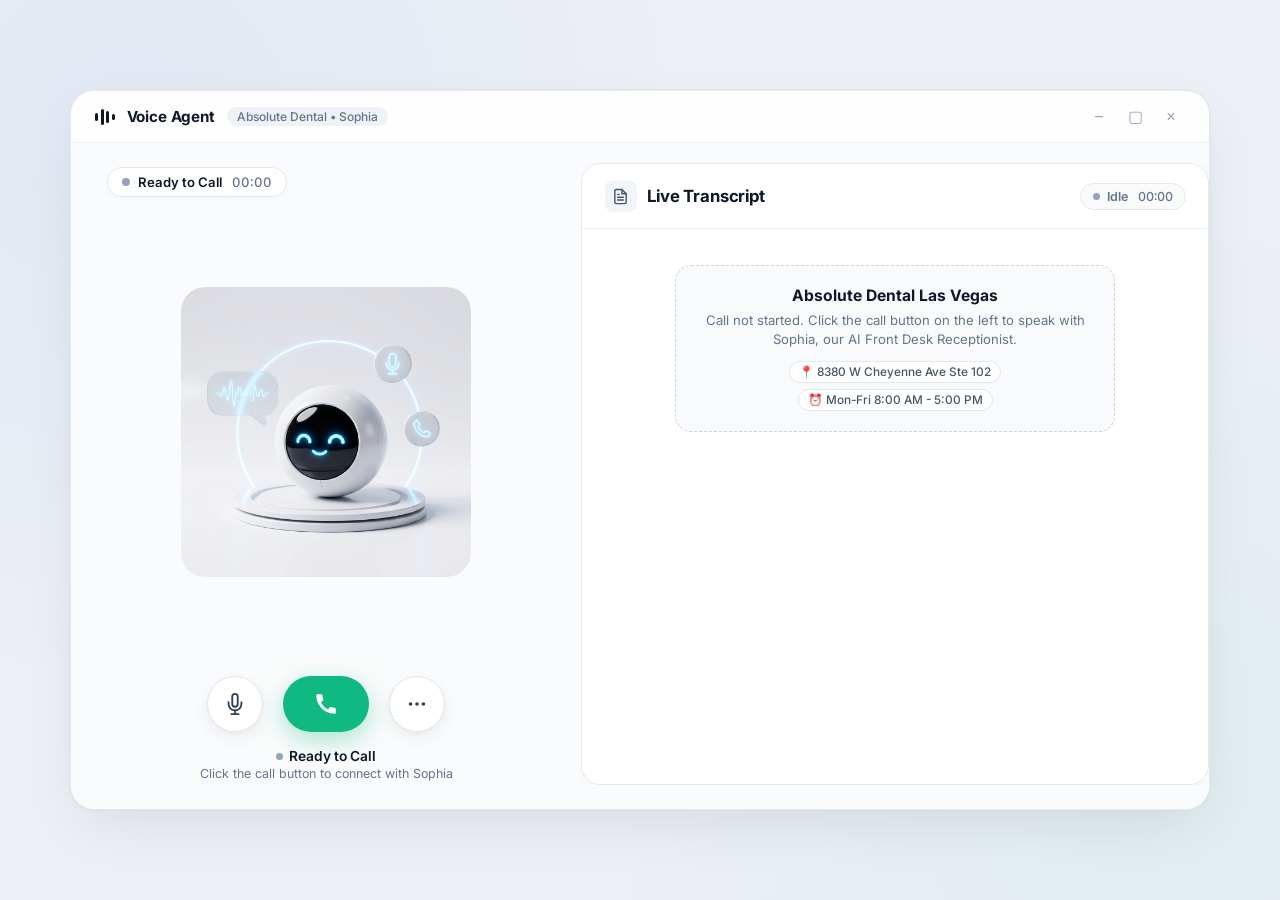
<file: frontend/index.html>
<!DOCTYPE html>
<html lang="en">
<head>
  <meta charset="UTF-8">
  <meta name="viewport" content="width=device-width, initial-scale=1.0">
  <title>Voice Agent - Absolute Dental Las Vegas</title>
  <link rel="preconnect" href="https://fonts.googleapis.com">
  <link rel="preconnect" href="https://fonts.gstatic.com" crossorigin>
  <link href="https://fonts.googleapis.com/css2?family=Inter:wght@400;500;600;700&display=swap" rel="stylesheet">
  <style>
    /* ==========================================================================
       CareVoice AI - Embedded Minimalist Design (Guarantees Instant Rendering)
       ========================================================================== */
    :root {
      --page-bg: #ECEFF4;
      --window-bg: #FAFBFC;
      --card-bg: #FFFFFF;
      --text-main: #0F172A;
      --text-muted: #64748B;
      --text-light: #94A3B8;
      --border-light: #E2E8F0;
      --border-subtle: #EDF2F7;
      
      --primary-blue: #3B82F6;
      --primary-blue-bg: #EEF2FF;
      --bubble-ai: #F1F4F9;
      --bubble-user: #EAF1FB;
      
      --call-red: #FF4D4F;
      --call-red-hover: #F53B3E;
      --call-red-shadow: rgba(255, 77, 79, 0.35);
      
      --call-green: #10B981;
      --call-green-hover: #059669;
      --call-green-shadow: rgba(16, 185, 129, 0.35);
      
      --success: #10B981;
      --danger: #EF4444;
      --font-family: 'Inter', -apple-system, BlinkMacSystemFont, 'Segoe UI', Roboto, sans-serif;
    }

    * {
      margin: 0;
      padding: 0;
      box-sizing: border-box;
    }

    body {
      font-family: var(--font-family);
      background-color: var(--page-bg);
      color: var(--text-main);
      min-height: 100vh;
      display: flex;
      align-items: center;
      justify-content: center;
      padding: 1rem;
      background-image: 
        radial-gradient(circle at 10% 15%, rgba(59, 130, 246, 0.06) 0%, transparent 40%),
        radial-gradient(circle at 90% 85%, rgba(16, 185, 129, 0.05) 0%, transparent 40%);
    }

    /* Outer Window Container */
    .window-frame {
      width: 100%;
      max-width: 1140px;
      height: 720px;
      max-height: 90vh;
      background: var(--window-bg);
      border-radius: 24px;
      border: 1px solid var(--border-light);
      box-shadow: 0 20px 60px -15px rgba(15, 23, 42, 0.1), 0 0 1px 1px rgba(226, 232, 240, 0.8);
      display: flex;
      flex-direction: column;
      overflow: hidden;
      position: relative;
    }

    /* Window Titlebar */
    .window-titlebar {
      height: 52px;
      min-height: 52px;
      padding: 0 1.5rem;
      display: flex;
      align-items: center;
      justify-content: space-between;
      border-bottom: 1px solid var(--border-subtle);
      background: rgba(255, 255, 255, 0.7);
      backdrop-filter: blur(8px);
    }

    .titlebar-left {
      display: flex;
      align-items: center;
      gap: 0.75rem;
    }

    .soundwave-logo {
      display: flex;
      align-items: center;
      gap: 2.5px;
      height: 18px;
    }

    .soundwave-logo .bar {
      width: 3px;
      background: #0F172A;
      border-radius: 4px;
      display: inline-block;
      animation: waveBar 1.2s ease-in-out infinite alternate;
    }

    .soundwave-logo .bar-1 { height: 8px; animation-delay: 0.1s; }
    .soundwave-logo .bar-2 { height: 16px; animation-delay: 0.3s; }
    .soundwave-logo .bar-3 { height: 12px; animation-delay: 0.2s; }
    .soundwave-logo .bar-4 { height: 6px; animation-delay: 0.4s; }

    @keyframes waveBar {
      0% { transform: scaleY(0.7); }
      100% { transform: scaleY(1.3); }
    }

    .app-title {
      font-size: 0.95rem;
      font-weight: 700;
      color: var(--text-main);
      letter-spacing: -0.01em;
    }

    .clinic-subtag {
      font-size: 0.75rem;
      font-weight: 500;
      color: var(--text-muted);
      background: #EEF2F6;
      padding: 2px 10px;
      border-radius: 9999px;
    }

    .titlebar-right {
      display: flex;
      align-items: center;
      gap: 0.5rem;
    }

    .win-btn {
      background: transparent;
      border: none;
      color: var(--text-light);
      width: 28px;
      height: 28px;
      border-radius: 6px;
      display: flex;
      align-items: center;
      justify-content: center;
      font-size: 1rem;
      cursor: pointer;
      transition: all 0.15s ease;
    }

    .win-btn:hover {
      background: #E2E8F0;
      color: var(--text-main);
    }

    /* Error Banner */
    .error-banner {
      background: #FEF2F2;
      border-bottom: 1px solid #FCA5A5;
      color: #B91C1C;
      padding: 0.5rem 1.5rem;
      font-size: 0.82rem;
      display: flex;
      align-items: center;
      gap: 0.5rem;
    }

    .error-text {
      flex: 1;
      font-weight: 500;
    }

    .dismiss-btn {
      background: transparent;
      border: none;
      color: #B91C1C;
      font-size: 1.2rem;
      cursor: pointer;
    }

    /* Main Content Area: 2 Columns */
    .agent-main-container {
      display: grid;
      grid-template-columns: 42% 58%;
      flex: 1;
      padding: 1.25rem 1.75rem 1.5rem 1.75rem;
      gap: 1.75rem;
      height: calc(100% - 52px);
      overflow: hidden;
    }

    @media (max-width: 900px) {
      .window-frame { height: auto; max-height: none; }
      .agent-main-container {
        grid-template-columns: 1fr;
        height: auto;
        overflow: visible;
      }
    }

    /* ==========================================================================
       LEFT COLUMN: 3D Robot & Call Controls
       ========================================================================== */
    .left-agent-panel {
      display: flex;
      flex-direction: column;
      align-items: center;
      justify-content: space-between;
      height: 100%;
      padding: 0.25rem 0.5rem;
    }

    /* Top Live Call Status Pill */
    .live-call-status-pill {
      align-self: flex-start;
      display: inline-flex;
      align-items: center;
      gap: 0.5rem;
      background: #FFFFFF;
      border: 1px solid var(--border-light);
      padding: 6px 14px;
      border-radius: 9999px;
      font-size: 0.82rem;
      font-weight: 600;
      color: var(--text-main);
      box-shadow: 0 2px 6px rgba(15, 23, 42, 0.03);
    }

    .status-pulse-dot {
      width: 8px;
      height: 8px;
      border-radius: 50%;
      background: var(--text-light);
      transition: all 0.3s ease;
    }

    .status-pulse-dot.active {
      background: var(--success);
      box-shadow: 0 0 0 3px rgba(16, 185, 129, 0.2);
      animation: pulseGreen 2s infinite;
    }

    @keyframes pulseGreen {
      0% { transform: scale(0.95); box-shadow: 0 0 0 0 rgba(16, 185, 129, 0.6); }
      70% { transform: scale(1.05); box-shadow: 0 0 0 6px rgba(16, 185, 129, 0); }
      100% { transform: scale(0.95); box-shadow: 0 0 0 0 rgba(16, 185, 129, 0); }
    }

    .call-timer-display {
      font-variant-numeric: tabular-nums;
      color: var(--text-muted);
      font-weight: 500;
      margin-left: 2px;
    }

    /* Center 3D Robot Visualizer */
    .robot-visualizer-container {
      position: relative;
      width: 290px;
      height: 290px;
      max-width: 100%;
      display: flex;
      align-items: center;
      justify-content: center;
      margin: auto 0;
    }

    .robot-card-wrapper {
      width: 100%;
      height: 100%;
      border-radius: 24px;
      overflow: hidden;
      display: flex;
      align-items: center;
      justify-content: center;
      position: relative;
      z-index: 2;
      animation: floatRobot 4s ease-in-out infinite alternate;
    }

    @keyframes floatRobot {
      0% { transform: translateY(0px); }
      100% { transform: translateY(-7px); }
    }

    .robot-avatar-image {
      width: 100% !important;
      height: 100% !important;
      max-width: 290px !important;
      max-height: 290px !important;
      object-fit: cover !important;
      border-radius: 24px;
      display: block;
      user-select: none;
      -webkit-user-drag: none;
    }

    /* Glowing Aura Behind Robot when Sophia Speaks */
    .robot-glow-aura {
      position: absolute;
      top: 50%;
      left: 50%;
      width: 90%;
      height: 90%;
      transform: translate(-50%, -50%);
      background: radial-gradient(circle, rgba(59, 130, 246, 0.3) 0%, rgba(147, 197, 253, 0.15) 50%, transparent 70%);
      border-radius: 50%;
      z-index: 1;
      opacity: 0;
      pointer-events: none;
      transition: opacity 0.3s ease;
    }

    .robot-glow-aura.speaking {
      opacity: 1;
      animation: auraPulse 1.8s infinite alternate ease-in-out;
    }

    @keyframes auraPulse {
      0% { transform: translate(-50%, -50%) scale(0.95); opacity: 0.6; }
      100% { transform: translate(-50%, -50%) scale(1.15); opacity: 0.95; }
    }

    /* Bottom Call Controls Row */
    .call-controls-row {
      display: flex;
      align-items: center;
      justify-content: center;
      gap: 1.25rem;
      width: 100%;
      margin-top: 0.5rem;
    }

    .ctrl-btn {
      background: #FFFFFF;
      border: 1px solid var(--border-light);
      cursor: pointer;
      display: flex;
      align-items: center;
      justify-content: center;
      box-shadow: 0 6px 18px rgba(15, 23, 42, 0.06), 0 2px 4px rgba(15, 23, 42, 0.03);
      transition: all 0.2s cubic-bezier(0.16, 1, 0.3, 1);
      color: var(--text-main);
      outline: none;
    }

    .ctrl-btn:hover {
      transform: translateY(-2px);
      box-shadow: 0 10px 24px rgba(15, 23, 42, 0.09);
    }

    .ctrl-btn:active {
      transform: translateY(0);
    }

    .ctrl-btn.circle-btn {
      width: 56px;
      height: 56px;
      border-radius: 50%;
    }

    .ctrl-svg {
      width: 22px;
      height: 22px;
      color: #334155;
    }

    /* Mic Button States */
    #mic-toggle-btn.mic-active {
      border-color: rgba(16, 185, 129, 0.4);
      background: #F0FDF4;
    }

    #mic-toggle-btn.mic-active .ctrl-svg {
      color: var(--success);
    }

    #mic-toggle-btn.mic-speaking {
      border-color: rgba(16, 185, 129, 0.8);
      box-shadow: 0 0 0 4px rgba(16, 185, 129, 0.25), 0 6px 18px rgba(15, 23, 42, 0.06);
    }

    #mic-toggle-btn.mic-muted {
      background: #FEF2F2;
      border-color: rgba(239, 68, 68, 0.3);
    }

    #mic-toggle-btn.mic-muted .ctrl-svg {
      color: var(--danger);
    }

    /* Main Call Action Pill Button */
    .call-action-pill {
      width: 86px;
      height: 56px;
      border-radius: 28px;
      border: none;
    }

    /* Call Inactive: Friendly Green Start Call */
    .call-action-pill.call-idle {
      background: var(--call-green);
      color: #FFFFFF;
      box-shadow: 0 8px 24px var(--call-green-shadow);
    }

    .call-action-pill.call-idle:hover {
      background: var(--call-green-hover);
    }

    /* Call Active: Vibrant Coral Red End Call (matches user screenshot) */
    .call-action-pill.call-active {
      background: var(--call-red);
      color: #FFFFFF;
      box-shadow: 0 8px 24px var(--call-red-shadow);
    }

    .call-action-pill.call-active:hover {
      background: var(--call-red-hover);
    }

    .call-svg {
      width: 26px;
      height: 26px;
      transition: transform 0.3s ease;
    }

    .call-action-pill.call-active .call-svg {
      transform: rotate(135deg); /* Turns phone into hang-up icon */
    }

    /* Call Status Caption Under Controls */
    .call-status-caption {
      text-align: center;
      margin-top: 0.75rem;
    }

    .caption-state {
      display: inline-flex;
      align-items: center;
      gap: 0.4rem;
      font-size: 0.86rem;
      font-weight: 600;
      color: var(--text-main);
    }

    .sub-dot {
      width: 7px;
      height: 7px;
      border-radius: 50%;
      background: var(--text-light);
    }

    .sub-dot.active {
      background: var(--success);
    }

    .caption-desc {
      font-size: 0.78rem;
      color: var(--text-muted);
      margin-top: 2px;
    }

    /* ==========================================================================
       RIGHT COLUMN: Live Transcript Card
       ========================================================================== */
    .right-transcript-panel {
      display: flex;
      flex-direction: column;
      height: 100%;
      overflow: hidden;
    }

    .transcript-card {
      background: var(--card-bg);
      border: 1px solid var(--border-light);
      border-radius: 20px;
      box-shadow: 0 8px 24px rgba(15, 23, 42, 0.03);
      display: flex;
      flex-direction: column;
      height: 100%;
      overflow: hidden;
    }

    /* Transcript Card Header */
    .transcript-header {
      padding: 1rem 1.4rem;
      border-bottom: 1px solid var(--border-subtle);
      display: flex;
      align-items: center;
      justify-content: space-between;
      background: #FFFFFF;
      min-height: 56px;
    }

    .transcript-title-group {
      display: flex;
      align-items: center;
      gap: 0.65rem;
    }

    .doc-icon-badge {
      width: 32px;
      height: 32px;
      border-radius: 8px;
      background: #F1F5F9;
      display: flex;
      align-items: center;
      justify-content: center;
      color: #475569;
    }

    .doc-icon-badge svg {
      width: 17px;
      height: 17px;
    }

    .transcript-title {
      font-size: 1.05rem;
      font-weight: 700;
      color: var(--text-main);
      letter-spacing: -0.01em;
    }

    /* Recording Status Pill */
    .recording-pill {
      display: inline-flex;
      align-items: center;
      gap: 0.45rem;
      background: #F8FAFC;
      border: 1px solid var(--border-light);
      padding: 5px 12px;
      border-radius: 9999px;
      font-size: 0.78rem;
      font-weight: 600;
      color: var(--text-muted);
    }

    .rec-dot {
      width: 7px;
      height: 7px;
      border-radius: 50%;
      background: var(--text-light);
    }

    .recording-pill.active .rec-dot {
      background: var(--success);
      animation: pulseGreen 1.8s infinite;
    }

    .recording-pill.active {
      color: var(--text-main);
    }

    /* Transcript Body (Scrollable Chat Area) */
    .transcript-body {
      flex: 1;
      padding: 1.25rem 1.4rem;
      overflow-y: auto;
      display: flex;
      flex-direction: column;
      gap: 1.25rem;
      scroll-behavior: smooth;
      background: #FFFFFF;
    }

    .transcript-body::-webkit-scrollbar {
      width: 6px;
    }

    .transcript-body::-webkit-scrollbar-track {
      background: transparent;
    }

    .transcript-body::-webkit-scrollbar-thumb {
      background: #E2E8F0;
      border-radius: 4px;
    }

    /* Welcome System Intro Box */
    .transcript-system-msg {
      padding: 1rem 0;
      display: flex;
      justify-content: center;
    }

    .clinic-intro-card {
      background: #F8FAFC;
      border: 1px dashed #CBD5E1;
      border-radius: 16px;
      padding: 1.25rem 1.5rem;
      text-align: center;
      max-width: 440px;
    }

    .clinic-intro-card h3 {
      font-size: 0.98rem;
      font-weight: 700;
      color: var(--text-main);
      margin-bottom: 0.35rem;
    }

    .clinic-intro-card p {
      font-size: 0.82rem;
      color: var(--text-muted);
      line-height: 1.45;
      margin-bottom: 0.75rem;
    }

    .clinic-info-chips {
      display: flex;
      flex-wrap: wrap;
      gap: 0.4rem;
      justify-content: center;
    }

    .clinic-info-chips span {
      background: #FFFFFF;
      border: 1px solid var(--border-light);
      font-size: 0.74rem;
      font-weight: 500;
      color: #475569;
      padding: 3px 9px;
      border-radius: 9999px;
    }

    /* ==========================================================================
       Chat Messages: AI (Sophia) & User (You)
       ========================================================================== */
    .msg-wrapper {
      display: flex;
      flex-direction: column;
      width: 100%;
      animation: fadeInMsg 0.25s cubic-bezier(0.16, 1, 0.3, 1);
    }

    @keyframes fadeInMsg {
      from { opacity: 0; transform: translateY(6px); }
      to { opacity: 1; transform: translateY(0); }
    }

    .msg-meta {
      display: flex;
      align-items: center;
      justify-content: space-between;
      margin-bottom: 0.4rem;
    }

    .msg-author-info {
      display: flex;
      align-items: center;
      gap: 0.45rem;
    }

    .msg-author-name {
      font-size: 0.82rem;
      font-weight: 600;
      color: #334155;
    }

    .msg-timestamp {
      font-size: 0.74rem;
      color: var(--text-light);
      font-variant-numeric: tabular-nums;
    }

    /* AI Message Styling */
    .msg-wrapper.assistant {
      align-items: flex-start;
    }

    .ai-avatar {
      width: 24px;
      height: 24px;
      border-radius: 50%;
      background: var(--primary-blue-bg);
      color: var(--primary-blue);
      display: flex;
      align-items: center;
      justify-content: center;
      font-size: 0.75rem;
      font-weight: 700;
    }

    .msg-bubble.assistant-bubble {
      background: var(--bubble-ai);
      color: var(--text-main);
      padding: 13px 18px;
      border-radius: 18px;
      border-top-left-radius: 4px;
      font-size: 0.88rem;
      line-height: 1.55;
      max-width: 85%;
      word-break: break-word;
    }

    /* User Message Styling (Right Aligned) */
    .msg-wrapper.user {
      align-items: flex-end;
    }

    .msg-meta.user-meta {
      width: 100%;
      justify-content: flex-end;
      gap: 0.6rem;
    }

    .user-avatar {
      width: 24px;
      height: 24px;
      border-radius: 50%;
      background: #334155;
      color: #FFFFFF;
      display: flex;
      align-items: center;
      justify-content: center;
      font-size: 0.72rem;
    }

    .msg-bubble.user-bubble {
      background: var(--bubble-user);
      color: var(--text-main);
      padding: 13px 18px;
      border-radius: 18px;
      border-top-right-radius: 4px;
      font-size: 0.88rem;
      line-height: 1.55;
      max-width: 85%;
      word-break: break-word;
    }

    /* ==========================================================================
       Retell-Style Tool Call Execution Badges & Drawers (Matching Retell Reference)
       ========================================================================== */
    .retell-tool-event {
      margin: 0.35rem 0;
      width: 100%;
      max-width: 90%;
      animation: fadeInMsg 0.2s ease;
      font-family: var(--font-family);
    }

    .retell-tool-header {
      display: inline-flex;
      align-items: center;
      gap: 0.45rem;
      padding: 4px 8px;
      border-radius: 8px;
      cursor: pointer;
      user-select: none;
      transition: background-color 0.15s ease, opacity 0.15s ease;
      font-size: 0.84rem;
      line-height: 1.4;
    }

    .retell-tool-header:hover {
      background-color: rgba(15, 23, 42, 0.05);
    }

    .retell-wrench-icon {
      font-size: 0.88rem;
      display: inline-flex;
      align-items: center;
      justify-content: center;
      color: #64748B;
    }

    .retell-wrench-icon.wrench-success {
      color: #10B981;
    }

    .retell-wrench-icon.wrench-fail {
      color: #EF4444;
    }

    .retell-tool-text {
      font-size: 0.84rem;
      font-weight: 500;
      color: #475569;
    }

    .retell-tool-text.text-success {
      color: #059669;
      font-weight: 600;
    }

    .retell-tool-text.text-fail {
      color: #DC2626;
      font-weight: 600;
    }

    .tool-name-code {
      font-family: ui-monospace, SFMono-Regular, Menlo, Monaco, Consolas, monospace;
      color: #1E293B;
      font-weight: 600;
    }

    .retell-chevron {
      font-size: 0.85rem;
      color: #94A3B8;
      font-weight: 600;
      margin-left: 2px;
      transition: transform 0.15s ease;
    }

    .retell-chevron.open {
      color: #64748B;
    }

    .retell-tool-text.text-success + .retell-chevron {
      color: #059669;
    }

    .retell-tool-text.text-fail + .retell-chevron {
      color: #DC2626;
    }

    .retell-tool-drawer {
      margin: 0.35rem 0 0.5rem 1.4rem;
      background: #F8FAFC;
      border: 1px solid #E2E8F0;
      border-radius: 10px;
      padding: 9px 12px;
      font-size: 0.76rem;
      box-shadow: 0 1px 3px rgba(15, 23, 42, 0.04);
      animation: fadeInMsg 0.15s ease;
    }

    .retell-field {
      margin-bottom: 4px;
      font-family: ui-monospace, SFMono-Regular, Menlo, Monaco, Consolas, monospace;
      font-size: 0.74rem;
      color: #64748B;
    }

    .retell-field-label {
      font-weight: 600;
      color: #475569;
    }

    .retell-field-val {
      color: #0F172A;
      font-weight: 600;
    }

    .retell-code-box {
      margin-top: 4px;
      padding: 7px 10px;
      background: #FFFFFF;
      border: 1px solid #CBD5E1;
      border-radius: 6px;
      font-family: ui-monospace, SFMono-Regular, Menlo, Monaco, Consolas, monospace;
      font-size: 0.73rem;
      line-height: 1.45;
      color: #0F172A;
      overflow-x: auto;
      max-height: 200px;
      white-space: pre-wrap;
      word-break: break-all;
    }

    /* Partial Live Speech Preview */
    .partial-live-preview {
      padding: 10px 14px;
      background: #F8FAFC;
      border-top: 1px solid var(--border-subtle);
      display: flex;
      flex-direction: column;
      gap: 3px;
      animation: fadeInMsg 0.2s ease;
    }

    .partial-speaker-tag {
      display: flex;
      align-items: center;
      gap: 0.4rem;
      font-size: 0.74rem;
      font-weight: 600;
      color: var(--primary-blue);
    }

    .pulse-wave-icon {
      width: 6px;
      height: 6px;
      border-radius: 50%;
      background: var(--primary-blue);
      animation: pulseGreen 1.5s infinite;
    }

    .partial-live-text {
      font-size: 0.84rem;
      color: var(--text-muted);
      font-style: italic;
    }

    /* Options Modal */
    .options-modal {
      position: absolute;
      top: 0;
      left: 0;
      width: 100%;
      height: 100%;
      background: rgba(15, 23, 42, 0.35);
      backdrop-filter: blur(4px);
      z-index: 100;
      display: flex;
      align-items: center;
      justify-content: center;
      animation: fadeInMsg 0.2s ease;
    }

    .options-modal-content {
      background: #FFFFFF;
      border-radius: 20px;
      width: 90%;
      max-width: 380px;
      box-shadow: 0 20px 50px rgba(0, 0, 0, 0.15);
      overflow: hidden;
      border: 1px solid var(--border-light);
    }

    .options-header {
      padding: 1rem 1.25rem;
      border-bottom: 1px solid var(--border-subtle);
      display: flex;
      align-items: center;
      justify-content: space-between;
    }

    .options-header h4 {
      font-size: 0.95rem;
      font-weight: 700;
      color: var(--text-main);
    }

    .close-modal-btn {
      background: transparent;
      border: none;
      font-size: 1.25rem;
      color: var(--text-muted);
      cursor: pointer;
    }

    .options-body {
      padding: 1.25rem;
      display: flex;
      flex-direction: column;
      gap: 1rem;
    }

    .modal-action-btn {
      width: 100%;
      padding: 10px 14px;
      border-radius: 10px;
      border: 1px solid var(--border-light);
      background: #F8FAFC;
      font-size: 0.85rem;
      font-weight: 600;
      color: var(--text-main);
      cursor: pointer;
      display: flex;
      align-items: center;
      justify-content: center;
      gap: 0.5rem;
      transition: all 0.15s ease;
    }

    .modal-action-btn:hover {
      background: #F1F5F9;
      border-color: #CBD5E1;
    }

    .clinic-info-block {
      font-size: 0.78rem;
      color: var(--text-muted);
      line-height: 1.5;
      background: #F8FAFC;
      padding: 10px 12px;
      border-radius: 10px;
      border: 1px solid var(--border-subtle);
    }

    .clinic-info-block strong {
      color: var(--text-main);
    }

    .tech-stack-tag {
      margin-top: 6px;
      font-size: 0.72rem;
      color: var(--primary-blue);
      font-weight: 500;
    }
  </style>
</head>
<body>
  <!-- App Outer Window Container -->
  <div class="window-frame">
    
    <!-- Window Title Bar -->
    <header class="window-titlebar">
      <div class="titlebar-left">
        <div class="soundwave-logo">
          <span class="bar bar-1"></span>
          <span class="bar bar-2"></span>
          <span class="bar bar-3"></span>
          <span class="bar bar-4"></span>
        </div>
        <span class="app-title">Voice Agent</span>
        <span class="clinic-subtag">Absolute Dental &bull; Sophia</span>
      </div>
      
      <div class="titlebar-right">
        <button class="win-btn" title="Minimize">&minus;</button>
        <button class="win-btn" title="Maximize">&#9634;</button>
        <button class="win-btn close-btn" title="Close">&times;</button>
      </div>
    </header>

    <!-- Error Banner Area -->
    <div id="error-banner" class="error-banner" style="display: none;">
      <span class="error-icon">⚠️</span>
      <span id="error-message" class="error-text"></span>
      <button id="dismiss-error-btn" class="dismiss-btn">&times;</button>
    </div>

    <!-- Main Content Area: Left 3D Voice Panel + Right Live Transcript -->
    <div class="agent-main-container">
      
      <!-- Left Column: 3D Robot & Call Controls -->
      <section class="left-agent-panel">
        
        <!-- Top Call Status Pill -->
        <div class="live-call-status-pill" id="live-call-pill">
          <span class="status-pulse-dot" id="call-status-dot"></span>
          <span id="call-status-label">Ready to Call</span>
          <span class="call-timer-display" id="call-timer-top">00:00</span>
        </div>

        <!-- Center: 3D Robot Avatar Visualizer -->
        <div class="robot-visualizer-container">
          <div class="robot-glow-aura" id="speaker-pulse"></div>
          <div class="robot-card-wrapper">
            <img 
              src="assets/robot_avatar.jpg" 
              alt="Sophia 3D AI Robot" 
              class="robot-avatar-image" 
              id="robot-img" 
              style="width: 290px; height: 290px; max-width: 100%; max-height: 100%; object-fit: cover; border-radius: 24px; display: block;"
            />
          </div>
        </div>

        <!-- Bottom Controls Row -->
        <div class="call-controls-row">
          <!-- Mic Mute/Unmute Pill Button -->
          <button id="mic-toggle-btn" class="ctrl-btn circle-btn" title="Microphone Status">
            <svg class="ctrl-svg" viewBox="0 0 24 24" fill="none" stroke="currentColor" stroke-width="2" stroke-linecap="round" stroke-linejoin="round">
              <path d="M12 1a3 3 0 0 0-3 3v8a3 3 0 0 0 6 0V4a3 3 0 0 0-3-3z"></path>
              <path d="M19 10v2a7 7 0 0 1-14 0v-2"></path>
              <line x1="12" y1="19" x2="12" y2="23"></line>
              <line x1="8" y1="23" x2="16" y2="23"></line>
            </svg>
          </button>

          <!-- Main Call Pill Button (Toggles between Start Call & End Call) -->
          <button id="main-call-btn" class="ctrl-btn call-action-pill call-idle" title="Start Call">
            <svg id="call-icon-svg" class="call-svg" viewBox="0 0 24 24" fill="currentColor">
              <path d="M20.01 15.38c-1.23 0-2.42-.2-3.53-.56a.977.977 0 00-1.01.24l-1.57 1.97c-2.83-1.44-5.15-3.75-6.59-6.59l1.97-1.57c.28-.28.36-.67.25-1.02A11.36 11.36 0 018.59 4c0-.55-.45-1-1-1H4c-.55 0-1 .45-1 1 0 9.39 7.61 17 17 17 .55 0 1-.45 1-1v-3.5c0-.55-.45-1-.99-1.12z"/>
            </svg>
          </button>

          <!-- Options More Pill Button -->
          <button id="options-btn" class="ctrl-btn circle-btn" title="More Options">
            <svg class="ctrl-svg" viewBox="0 0 24 24" fill="currentColor">
              <circle cx="5" cy="12" r="2"></circle>
              <circle cx="12" cy="12" r="2"></circle>
              <circle cx="19" cy="12" r="2"></circle>
            </svg>
          </button>
        </div>

        <!-- Status Caption Under Controls -->
        <div class="call-status-caption">
          <div class="caption-state">
            <span class="sub-dot" id="sub-status-dot"></span>
            <span id="call-caption-title">Ready to Call</span>
          </div>
          <p id="call-caption-desc" class="caption-desc">Click the call button to connect with Sophia</p>
        </div>

        <!-- Hidden Compatibility Elements for existing JS bindings -->
        <div style="display: none;">
          <button id="start-call-btn"></button>
          <button id="end-call-btn" disabled></button>
          <span id="connection-indicator"></span>
          <span id="connection-status-text">Disconnected</span>
          <span id="mic-dot"></span>
          <span id="mic-status-text">Mic: Off</span>
          <span id="speaker-dot"></span>
          <span id="speaker-status-text">Sophia: Idle</span>
          <span id="turn-badge">Ready</span>
        </div>

      </section>

      <!-- Right Column: Live Transcript Card -->
      <section class="right-transcript-panel">
        <div class="transcript-card">
          
          <!-- Transcript Card Header -->
          <div class="transcript-header">
            <div class="transcript-title-group">
              <div class="doc-icon-badge">
                <svg viewBox="0 0 24 24" fill="none" stroke="currentColor" stroke-width="2" stroke-linecap="round" stroke-linejoin="round">
                  <path d="M14 2H6a2 2 0 0 0-2 2v16a2 2 0 0 0 2 2h12a2 2 0 0 0 2-2V8z"></path>
                  <polyline points="14 2 14 8 20 8"></polyline>
                  <line x1="16" y1="13" x2="8" y2="13"></line>
                  <line x1="16" y1="17" x2="8" y2="17"></line>
                  <polyline points="10 9 9 9 8 9"></polyline>
                </svg>
              </div>
              <h2 class="transcript-title">Live Transcript</h2>
            </div>

            <div class="recording-pill" id="recording-pill">
              <span class="rec-dot" id="rec-dot"></span>
              <span id="rec-label">Idle</span>
              <span class="call-timer-display" id="call-timer-transcript">00:00</span>
            </div>
          </div>

          <!-- Chat Messages Scroll Container -->
          <div class="transcript-body" id="transcript-container">
            <!-- Initial Welcome Note -->
            <div class="transcript-system-msg" id="welcome-msg">
              <div class="clinic-intro-card">
                <h3>Absolute Dental Las Vegas</h3>
                <p>Call not started. Click the call button on the left to speak with Sophia, our AI Front Desk Receptionist.</p>
                <div class="clinic-info-chips">
                  <span>📍 8380 W Cheyenne Ave Ste 102</span>
                  <span>⏰ Mon-Fri 8:00 AM - 5:00 PM</span>
                </div>
              </div>
            </div>
          </div>

          <!-- Real-Time User Speech Live Preview -->
          <div id="partial-container" class="partial-live-preview" style="display: none;">
            <div class="partial-speaker-tag">
              <span class="pulse-wave-icon"></span>
              <span>You (speaking...):</span>
            </div>
            <div id="partial-text" class="partial-live-text"></div>
          </div>

        </div>
      </section>

    </div>

  </div>

  <!-- Options Dropdown Modal / Popover -->
  <div id="options-modal" class="options-modal" style="display: none;">
    <div class="options-modal-content">
      <div class="options-header">
        <h4>Agent Options</h4>
        <button id="close-options-btn" class="close-modal-btn">&times;</button>
      </div>
      <div class="options-body">
        <button id="clear-transcript-btn" class="modal-action-btn">
          <span>🗑️</span> Clear Transcript
        </button>
        <div class="clinic-info-block">
          <p><strong>Absolute Dental Las Vegas</strong></p>
          <p>Location: 8380 W Cheyenne Ave Ste 102</p>
          <p>Hours: Mon - Fri: 8:00 AM - 5:00 PM</p>
          <p class="tech-stack-tag">Universal-3-5 STT &bull; GPT-4o-mini &bull; Aura-2 TTS</p>
        </div>
      </div>
    </div>
  </div>

  <script src="app.js?v=20260929_retell_1"></script>
</body>
</html>
</file>
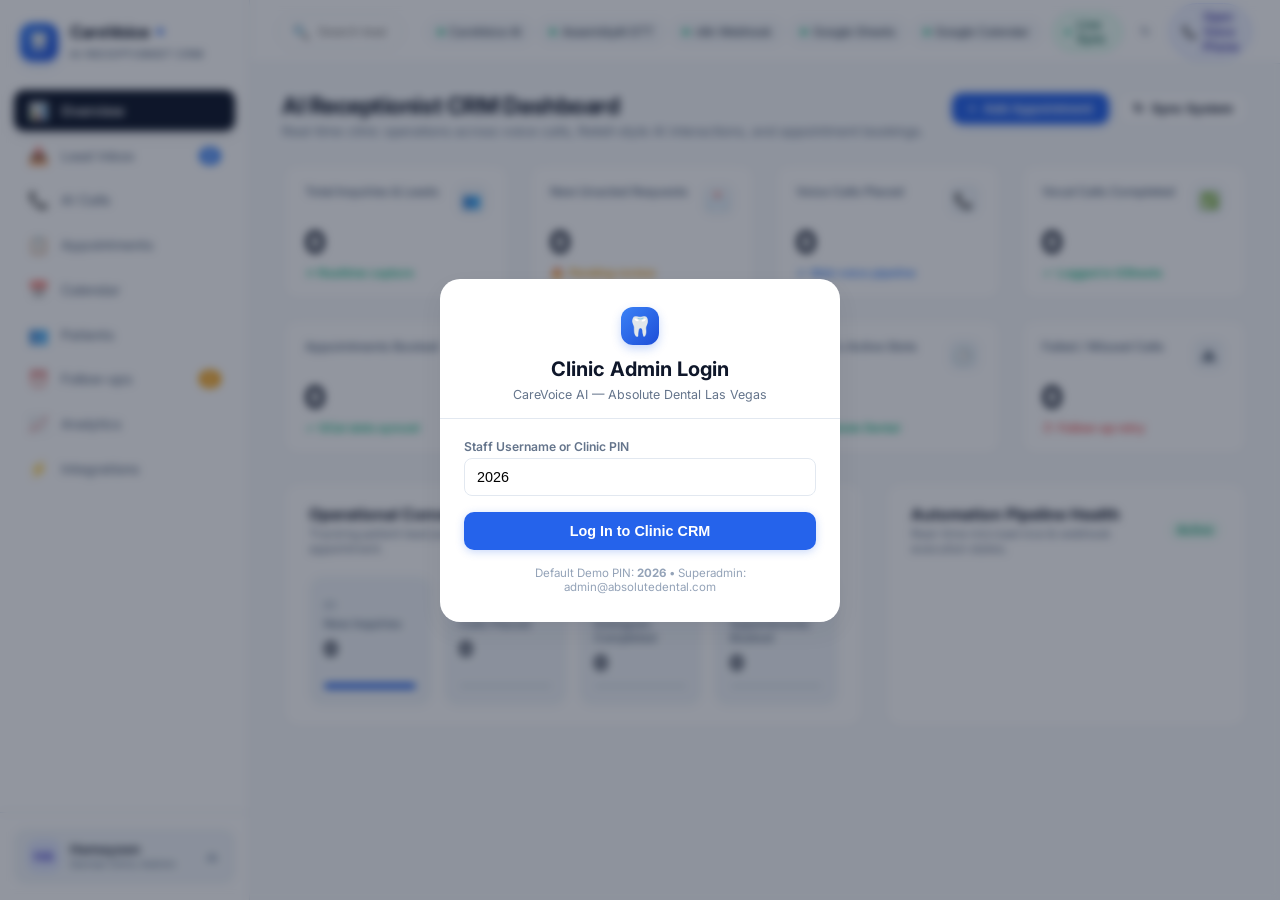
<file: frontend/dashboard/index.html>
<!DOCTYPE html>
<html lang="en">
<head>
  <meta charset="UTF-8">
  <meta name="viewport" content="width=device-width, initial-scale=1.0">
  <title>CareVoice AI — Dental Clinic CRM & Admin Dashboard</title>
  <link rel="preconnect" href="https://fonts.googleapis.com">
  <link rel="preconnect" href="https://fonts.gstatic.com" crossorigin>
  <link href="https://fonts.googleapis.com/css2?family=Inter:wght@400;500;600;700;800&family=JetBrains+Mono:wght@400;500;600&display=swap" rel="stylesheet">
  <link rel="stylesheet" href="dashboard.css?v=20260929_1">
</head>
<body>

  <div class="crm-layout">
    
    <!-- ====================================================================
         LEFT SIDEBAR
         ==================================================================== -->
    <aside class="crm-sidebar">
      <div class="sidebar-brand">
        <div class="brand-icon-box">🦷</div>
        <div class="brand-info">
          <h2>CareVoice <span class="brand-sparkle">✦</span></h2>
          <span class="brand-subtitle">AI RECEPTIONIST CRM</span>
        </div>
      </div>

      <nav class="sidebar-nav">
        <div class="nav-item active" data-tab="overview">
          <div class="nav-item-left">
            <span class="nav-icon">📊</span>
            <span>Overview</span>
          </div>
        </div>

        <div class="nav-item" data-tab="leads">
          <div class="nav-item-left">
            <span class="nav-icon">📥</span>
            <span>Lead Inbox</span>
          </div>
          <span class="nav-badge" id="badge-leads">0</span>
        </div>

        <div class="nav-item" data-tab="calls">
          <div class="nav-item-left">
            <span class="nav-icon">📞</span>
            <span>AI Calls</span>
          </div>
        </div>

        <div class="nav-item" data-tab="appointments">
          <div class="nav-item-left">
            <span class="nav-icon">📋</span>
            <span>Appointments</span>
          </div>
        </div>

        <div class="nav-item" data-tab="calendar">
          <div class="nav-item-left">
            <span class="nav-icon">📅</span>
            <span>Calendar</span>
          </div>
        </div>

        <div class="nav-item" data-tab="patients">
          <div class="nav-item-left">
            <span class="nav-icon">👥</span>
            <span>Patients</span>
          </div>
        </div>

        <div class="nav-item" data-tab="followups">
          <div class="nav-item-left">
            <span class="nav-icon">⏰</span>
            <span>Follow-ups</span>
          </div>
          <span class="nav-badge amber" id="badge-followups">0</span>
        </div>

        <div class="nav-item" data-tab="analytics">
          <div class="nav-item-left">
            <span class="nav-icon">📈</span>
            <span>Analytics</span>
          </div>
        </div>

        <div class="nav-item" data-tab="integrations">
          <div class="nav-item-left">
            <span class="nav-icon">⚡</span>
            <span>Integrations</span>
          </div>
        </div>
      </nav>

      <div class="sidebar-footer">
        <div class="user-profile-card">
          <div class="profile-left">
            <div class="profile-avatar">HA</div>
            <div class="profile-meta">
              <h4>Hamayoon</h4>
              <p>Dental Clinic Admin</p>
            </div>
          </div>
          <button class="logout-btn" id="logout-btn" title="Log out">⏏</button>
        </div>
      </div>
    </aside>

    <!-- ====================================================================
         MAIN APP CONTAINER
         ==================================================================== -->
    <main class="crm-main">
      
      <!-- TOP HEADER BAR -->
      <header class="crm-header">
        <div class="header-search">
          <span class="search-icon">🔍</span>
          <input type="text" id="global-search" placeholder="Search leads, transcripts, patients, notes...">
        </div>

        <div class="header-right">
          <div class="integration-pills-bar">
            <div class="integ-pill">
              <span class="dot-status pulse"></span>
              <span>CareVoice AI</span>
            </div>
            <div class="integ-pill">
              <span class="dot-status"></span>
              <span>AssemblyAI STT</span>
            </div>
            <div class="integ-pill">
              <span class="dot-status"></span>
              <span>n8n Webhook</span>
            </div>
            <div class="integ-pill">
              <span class="dot-status"></span>
              <span>Google Sheets</span>
            </div>
            <div class="integ-pill">
              <span class="dot-status"></span>
              <span>Google Calendar</span>
            </div>
          </div>

          <div class="live-sync-pill">
            <span class="dot-status pulse"></span>
            <span id="live-sync-text">Live Sync</span>
          </div>

          <button class="sync-refresh-btn" id="refresh-sync-btn" title="Sync System">↻</button>

          <a href="/" target="_blank" class="open-voice-pill" title="Open patient voice call phone">
            <span>📞</span> Open Voice Phone
          </a>
        </div>
      </header>

      <!-- ================================================================
           VIEW 1: OVERVIEW (Reference Image 1)
           ================================================================ -->
      <section class="view-container active" id="view-overview">
        <div class="view-header">
          <div class="view-title-group">
            <h1>AI Receptionist CRM Dashboard</h1>
            <p>Real-time clinic operations across voice calls, Retell-style AI interactions, and appointment bookings.</p>
          </div>
          <div class="view-actions">
            <button class="btn-primary" id="btn-open-create-apt">
              <span>+</span> Add Appointment
            </button>
            <button class="btn-secondary" id="btn-sync-overview">
              <span>↻</span> Sync System
            </button>
          </div>
        </div>

        <!-- 8 Metric Cards Grid (4x2) -->
        <div class="metrics-grid">
          <!-- Card 1 -->
          <div class="metric-card">
            <div class="metric-header">
              <span class="metric-title">Total Inquiries & Leads</span>
              <div class="metric-icon-badge">👥</div>
            </div>
            <div class="metric-value" id="stat-total-leads">0</div>
            <div class="metric-badge">
              <span>↗</span> Realtime capture
            </div>
          </div>

          <!-- Card 2 -->
          <div class="metric-card">
            <div class="metric-header">
              <span class="metric-title">New Unacted Requests</span>
              <div class="metric-icon-badge">📩</div>
            </div>
            <div class="metric-value" id="stat-unacted-leads">0</div>
            <div class="metric-badge amber">
              <span>🔥</span> Pending review
            </div>
          </div>

          <!-- Card 3 -->
          <div class="metric-card">
            <div class="metric-header">
              <span class="metric-title">Voice Calls Placed</span>
              <div class="metric-icon-badge">📞</div>
            </div>
            <div class="metric-value" id="stat-calls-placed">0</div>
            <div class="metric-badge blue">
              <span>↗</span> Web voice pipeline
            </div>
          </div>

          <!-- Card 4 -->
          <div class="metric-card">
            <div class="metric-header">
              <span class="metric-title">Vocal Calls Completed</span>
              <div class="metric-icon-badge">✅</div>
            </div>
            <div class="metric-value" id="stat-calls-completed">0</div>
            <div class="metric-badge">
              <span>✓</span> Logged in GSheets
            </div>
          </div>

          <!-- Card 5 -->
          <div class="metric-card">
            <div class="metric-header">
              <span class="metric-title">Appointments Booked</span>
              <div class="metric-icon-badge">📅</div>
            </div>
            <div class="metric-value" id="stat-appointments-booked">0</div>
            <div class="metric-badge">
              <span>✓</span> GCal slots synced
            </div>
          </div>

          <!-- Card 6 -->
          <div class="metric-card">
            <div class="metric-header">
              <span class="metric-title">Book Conversion Rate</span>
              <div class="metric-icon-badge">📈</div>
            </div>
            <div class="metric-value" id="stat-conversion-rate">0%</div>
            <div class="metric-badge blue">
              <span>↗</span> Target 40% goal
            </div>
          </div>

          <!-- Card 7 -->
          <div class="metric-card">
            <div class="metric-header">
              <span class="metric-title">Today's Active Slots</span>
              <div class="metric-icon-badge">🕒</div>
            </div>
            <div class="metric-value" id="stat-today-slots">0</div>
            <div class="metric-badge">
              <span>●</span> Absolute Dental
            </div>
          </div>

          <!-- Card 8 -->
          <div class="metric-card">
            <div class="metric-header">
              <span class="metric-title">Failed / Missed Calls</span>
              <div class="metric-icon-badge">⚠️</div>
            </div>
            <div class="metric-value" id="stat-missed-calls">0</div>
            <div class="metric-badge red">
              <span>↺</span> Follow-up retry
            </div>
          </div>
        </div>

        <!-- Lower Section (Conversion Funnel & Pipeline Health) -->
        <div class="overview-bottom-grid">
          
          <!-- Funnel Panel -->
          <div class="card-panel">
            <div class="panel-header">
              <div class="panel-title">
                <h3>Operational Conversion Funnel</h3>
                <p>Tracking patient lead journey from voice call to confirmed calendar appointment.</p>
              </div>
              <span class="metric-badge blue" id="funnel-rate-badge">0% Overall Booking Rate</span>
            </div>

            <div class="funnel-container">
              <div class="funnel-step">
                <div>
                  <span class="step-num">01</span>
                  <div class="step-name">New Inquiries</div>
                  <div class="step-count" id="funnel-step-1">0</div>
                </div>
                <div class="step-bar-wrap">
                  <div class="step-bar-fill" id="bar-funnel-1" style="width: 100%;"></div>
                </div>
              </div>

              <div class="funnel-step">
                <div>
                  <span class="step-num">02</span>
                  <div class="step-name">Calls Placed</div>
                  <div class="step-count" id="funnel-step-2">0</div>
                </div>
                <div class="step-bar-wrap">
                  <div class="step-bar-fill" id="bar-funnel-2" style="width: 0%;"></div>
                </div>
              </div>

              <div class="funnel-step">
                <div>
                  <span class="step-num">03</span>
                  <div class="step-name">Dialogues Completed</div>
                  <div class="step-count" id="funnel-step-3">0</div>
                </div>
                <div class="step-bar-wrap">
                  <div class="step-bar-fill" id="bar-funnel-3" style="width: 0%;"></div>
                </div>
              </div>

              <div class="funnel-step">
                <div>
                  <span class="step-num">04</span>
                  <div class="step-name">Appointments Booked</div>
                  <div class="step-count" id="funnel-step-4">0</div>
                </div>
                <div class="step-bar-wrap">
                  <div class="step-bar-fill" id="bar-funnel-4" style="width: 0%; background: var(--status-green);"></div>
                </div>
              </div>
            </div>
          </div>

          <!-- Pipeline Health Panel -->
          <div class="card-panel">
            <div class="panel-header">
              <div class="panel-title">
                <h3>Automation Pipeline Health</h3>
                <p>Real-time microservice & webhook execution states.</p>
              </div>
              <span class="health-badge" id="pipeline-overall-badge">Active</span>
            </div>

            <div class="pipeline-health-list" id="pipeline-health-container">
              <!-- Dynamically populated via check_pipeline_health -->
            </div>
          </div>

        </div>
      </section>

      <!-- ================================================================
           VIEW 2: CALENDAR (Operational Practice Grid - Reference Image 2)
           ================================================================ -->
      <section class="view-container" id="view-calendar">
        <div class="view-header">
          <div class="view-title-group">
            <h1>Operational Practice Grid</h1>
            <p>Interactive month view of registered and confirmed treatment schedules during clinic hours.</p>
          </div>
          <div class="view-actions">
            <button class="btn-primary" id="btn-add-cal-event">+ Book Slot</button>
          </div>
        </div>

        <div class="calendar-banner-pill">
          <div class="calendar-banner-left">
            <div class="cal-doc-badge">📅</div>
            <div class="cal-banner-title">
              <h4>Operational Schedules Calendar</h4>
              <p>Real-time room/routing syncs with Google Calendar API & n8n webhook</p>
            </div>
          </div>
          <div class="calendar-legend-chips">
            <div class="legend-chip">
              <span class="dot-status" style="background: #10B981;"></span>
              <span>Confirmed Booking</span>
            </div>
            <div class="legend-chip">
              <span class="dot-status" style="background: #3B82F6;"></span>
              <span>Treatment Completed</span>
            </div>
            <div class="legend-chip">
              <span class="dot-status" style="background: #F59E0B;"></span>
              <span>Rescheduled / Pending</span>
            </div>
            <div class="legend-chip">
              <span class="dot-status" style="background: #8B5CF6;"></span>
              <span>Consult / Specialty</span>
            </div>
          </div>
        </div>

        <div class="cal-nav-bar">
          <h2 class="cal-month-title" id="cal-month-heading">October 2026</h2>
          <div class="cal-nav-controls">
            <span class="clinic-hours-tag">Clinic Hours: 8:00 AM - 5:00 PM (Mon - Fri)</span>
            <button class="btn-secondary" id="cal-today-btn">Today</button>
            <button class="nav-arrow-btn" id="cal-prev-btn">&lt;</button>
            <button class="nav-arrow-btn" id="cal-next-btn">&gt;</button>
          </div>
        </div>

        <div class="calendar-grid-card">
          <div class="cal-header-row">
            <div class="cal-header-cell">SUN</div>
            <div class="cal-header-cell">MON</div>
            <div class="cal-header-cell">TUE</div>
            <div class="cal-header-cell">WED</div>
            <div class="cal-header-cell">THU</div>
            <div class="cal-header-cell">FRI</div>
            <div class="cal-header-cell">SAT</div>
          </div>
          <div class="cal-body-grid" id="cal-body-grid">
            <!-- Dynamically populated 35 or 42 calendar day cells -->
          </div>
        </div>
      </section>

      <!-- ================================================================
           VIEW 3: ANALYTICS (Reference Image 3)
           ================================================================ -->
      <section class="view-container" id="view-analytics">
        <div class="view-header">
          <div class="view-title-group">
            <h1>Clinic Analytics & Operational Insights</h1>
            <p>Real operational metrics computed from voice assistant runs and scheduled treatments.</p>
          </div>
          <div class="view-actions">
            <button class="btn-secondary" id="btn-refresh-analytics">↻ Refresh Analytics</button>
          </div>
        </div>

        <div class="analytics-grid">
          <!-- Chart 1: System Growth Inflow Trend -->
          <div class="chart-card">
            <div class="chart-header">
              <h3>System Growth Inflow Trend</h3>
              <p>Patient pipelines scaling over recent tracking dates</p>
            </div>
            <div class="chart-canvas-box" id="chart-inflow-container">
              <!-- Canvas or SVG line chart rendered here -->
            </div>
          </div>

          <!-- Chart 2: Common Patient Dental Concerns -->
          <div class="chart-card">
            <div class="chart-header">
              <h3>Common Patient Dental Concerns</h3>
              <p>Categorized and indexed concerns captured from patients</p>
            </div>
            <div class="chart-canvas-box" id="chart-concerns-container">
              <!-- Bar chart rendered here -->
            </div>
          </div>

          <!-- Chart 3: Conversational Dialer Outcomes -->
          <div class="chart-card">
            <div class="chart-header">
              <h3>Conversational Dialer Outcomes</h3>
              <p>Distribution segments computed from voice assistant runs</p>
            </div>
            <div class="chart-canvas-box" id="chart-outcomes-container">
              <!-- Donut chart rendered here -->
            </div>
          </div>

          <!-- Chart 4: Peak Preferred Scheduling Slots -->
          <div class="chart-card">
            <div class="chart-header">
              <h3>Peak Preferred Scheduling Slots</h3>
              <p>Patient-stated timing distributions captured during voice sessions</p>
            </div>
            <div class="chart-canvas-box" id="chart-slots-container">
              <!-- Hourly slot distribution rendered here -->
            </div>
          </div>
        </div>
      </section>

      <!-- ================================================================
           VIEW 4: AI CALLS (Calls & Transcript Inspection)
           ================================================================ -->
      <section class="view-container" id="view-calls">
        <div class="view-header">
          <div class="view-title-group">
            <h1>AI Receptionist Call Logs</h1>
            <p>Complete historical registry of browser voice calls, durations, transcripts, and booking outcomes.</p>
          </div>
        </div>

        <div class="table-card">
          <div class="table-toolbar">
            <div class="toolbar-search">
              <input type="text" id="calls-search" placeholder="Search by caller, phone, outcome...">
            </div>
            <div class="toolbar-filters">
              <select class="select-filter" id="calls-status-filter">
                <option value="all">All Outcomes</option>
                <option value="completed">Completed Calls</option>
                <option value="missed">Missed / Interrupted</option>
              </select>
            </div>
          </div>

          <table class="crm-table">
            <thead>
              <tr>
                <th>Caller / Patient</th>
                <th>Phone Number</th>
                <th>Date & Time</th>
                <th>Duration</th>
                <th>Intent</th>
                <th>Outcome</th>
                <th>Action</th>
              </tr>
            </thead>
            <tbody id="calls-table-body">
              <!-- Populated via API -->
            </tbody>
          </table>
        </div>
      </section>

      <!-- ================================================================
           VIEW 5: APPOINTMENTS
           ================================================================ -->
      <section class="view-container" id="view-appointments">
        <div class="view-header">
          <div class="view-title-group">
            <h1>Appointments Directory</h1>
            <p>Scheduled appointments, patient treatment types, and Google Calendar sync records.</p>
          </div>
          <div class="view-actions" style="display: flex; gap: 10px; align-items: center;">
            <button class="btn-outline-danger" id="btn-purge-test-data" title="Purge old test appointments and start clean">🧹 Clean Slate / Reset</button>
            <button class="btn-primary" id="btn-add-apt-table">+ New Appointment</button>
          </div>
        </div>

        <div class="table-card">
          <div class="table-toolbar">
            <div class="toolbar-search">
              <input type="text" id="apt-search" placeholder="Search patient name, phone, reason...">
            </div>
            <div class="toolbar-filters">
              <select class="select-filter" id="apt-status-filter">
                <option value="all">All Statuses</option>
                <option value="confirmed">Confirmed</option>
                <option value="rescheduled">Rescheduled</option>
                <option value="cancelled">Cancelled</option>
              </select>
              <select class="select-filter" id="apt-patient-type-filter">
                <option value="all">All Patients</option>
                <option value="New Patient">New Patient</option>
                <option value="Existing Patient">Existing Patient</option>
              </select>
            </div>
          </div>

          <table class="crm-table">
            <thead>
              <tr>
                <th>Patient Name</th>
                <th>Phone Number</th>
                <th>Date</th>
                <th>Time</th>
                <th>Service / Reason</th>
                <th>Type</th>
                <th>Status</th>
                <th style="text-align: center; width: 80px;">Action</th>
              </tr>
            </thead>
            <tbody id="apt-table-body">
              <!-- Populated via API -->
            </tbody>
          </table>
        </div>
      </section>

      <!-- ================================================================
           VIEW 6: PATIENTS
           ================================================================ -->
      <section class="view-container" id="view-patients">
        <div class="view-header">
          <div class="view-title-group">
            <h1>Patients Registry</h1>
            <p>Registered clinic patients, contact details, total visits, and last appointment dates.</p>
          </div>
        </div>

        <div class="table-card">
          <div class="table-toolbar">
            <div class="toolbar-search">
              <input type="text" id="patients-search" placeholder="Search patient by name or phone...">
            </div>
          </div>

          <table class="crm-table">
            <thead>
              <tr>
                <th>Patient Name</th>
                <th>Phone Number</th>
                <th>Patient Type</th>
                <th>Insurance</th>
                <th>Last Visit</th>
                <th>Total Visits</th>
              </tr>
            </thead>
            <tbody id="patients-table-body">
              <!-- Populated via API -->
            </tbody>
          </table>
        </div>
      </section>

      <!-- ================================================================
           VIEW 7: INTEGRATIONS
           ================================================================ -->
      <section class="view-container" id="view-integrations">
        <div class="view-header">
          <div class="view-title-group">
            <h1>System Integrations & Architecture</h1>
            <p>Live connection status across voice, speech, calendar, and automation nodes.</p>
          </div>
        </div>

        <div class="card-panel" style="max-width: 800px;">
          <div class="panel-header">
            <div class="panel-title">
              <h3>CareVoice AI Microservices</h3>
              <p>Continuous health verification for hackathon evaluation.</p>
            </div>
            <button class="btn-secondary" id="btn-recheck-integrations">Re-check Now</button>
          </div>
          <div class="pipeline-health-list" id="integrations-health-list">
            <!-- Populated via API -->
          </div>
        </div>
      </section>

      <!-- ================================================================
           VIEW 8: LEAD INBOX & FOLLOW-UPS (Unified Queues)
           ================================================================ -->
      <section class="view-container" id="view-leads">
        <div class="view-header">
          <div class="view-title-group">
            <h1>Lead Inbox</h1>
            <p>Patient inquiries and slot requests captured by Sophia awaiting clinic follow-up.</p>
          </div>
        </div>
        <div class="table-card">
          <div class="empty-state-box" id="leads-empty-state">
            <div class="empty-icon">📥</div>
            <h4>No Unacted Leads in Queue</h4>
            <p>When callers inquire about clinic appointments without immediate booking, they will appear here automatically.</p>
          </div>
          <div id="leads-list-container"></div>
        </div>
      </section>

      <section class="view-container" id="view-followups">
        <div class="view-header">
          <div class="view-title-group">
            <h1>Follow-up Queue</h1>
            <p>Interrupted calls or patient rescheduling inquiries queued for desk confirmation.</p>
          </div>
        </div>
        <div class="table-card">
          <div class="empty-state-box" id="followups-empty-state">
            <div class="empty-icon">⏰</div>
            <h4>No Follow-ups Pending</h4>
            <p>All clinic calls and appointment inquiries have been handled smoothly.</p>
          </div>
          <div id="followups-list-container"></div>
        </div>
      </section>

    </main>
  </div>

  <!-- ====================================================================
       MODAL 1: AUTHENTICATION LOGIN WALL
       ==================================================================== -->
  <div class="modal-overlay" id="login-modal" style="display: none;">
    <div class="modal-content" style="max-width: 400px; text-align: center;">
      <div class="modal-header" style="justify-content: center; flex-direction: column; gap: 6px; padding: 1.75rem 1.5rem 1rem 1.5rem;">
        <div class="brand-icon-box" style="margin: 0 auto 6px auto;">🦷</div>
        <h3 style="font-size: 1.25rem;">Clinic Admin Login</h3>
        <p style="font-size: 0.78rem; color: var(--text-muted);">CareVoice AI — Absolute Dental Las Vegas</p>
      </div>
      <div class="modal-body" style="padding: 1.25rem 1.5rem 1.75rem 1.5rem;">
        <div style="margin-bottom: 1rem; text-align: left;">
          <label style="display: block; font-size: 0.76rem; font-weight: 600; color: var(--text-muted); margin-bottom: 4px;">Staff Username or Clinic PIN</label>
          <input type="text" id="login-username" value="2026" placeholder="Enter PIN (2026) or email" style="width: 100%; padding: 10px 12px; border: 1px solid var(--border-light); border-radius: 8px; font-size: 0.9rem; outline: none;">
        </div>
        <div id="login-error-msg" style="color: var(--status-red); font-size: 0.76rem; margin-bottom: 0.75rem; display: none;"></div>
        <button class="btn-primary" id="login-submit-btn" style="width: 100%; justify-content: center; padding: 11px; font-size: 0.9rem;">
          Log In to Clinic CRM
        </button>
        <div style="margin-top: 1rem; font-size: 0.72rem; color: var(--text-light);">
          Default Demo PIN: <strong>2026</strong> &bull; Superadmin: admin@absolutedental.com
        </div>
      </div>
    </div>
  </div>

  <!-- ====================================================================
       MODAL 2: CALL TRANSCRIPT INSPECTOR DRAWER
       ==================================================================== -->
  <div class="modal-overlay" id="transcript-modal" style="display: none;">
    <div class="modal-content" style="max-width: 600px;">
      <div class="modal-header">
        <div>
          <h3 id="modal-caller-title">Call Transcript</h3>
          <p id="modal-call-meta" style="font-size: 0.75rem; color: var(--text-muted); margin-top: 2px;">Session details</p>
        </div>
        <button class="modal-close-btn" id="close-transcript-modal">&times;</button>
      </div>
      <div class="modal-body">
        <div style="margin-bottom: 1rem;" id="modal-tool-calls-box"></div>
        <div class="transcript-drawer" id="modal-transcript-container">
          <!-- Conversation bubbles rendered here -->
        </div>
      </div>
    </div>
  </div>

  <!-- ====================================================================
       MODAL 3: CREATE APPOINTMENT (Staff Manual Booking)
       ==================================================================== -->
  <div class="modal-overlay" id="create-apt-modal" style="display: none;">
    <div class="modal-content" style="max-width: 480px;">
      <div class="modal-header">
        <h3>+ New Dental Appointment</h3>
        <button class="modal-close-btn" id="close-create-apt-modal">&times;</button>
      </div>
      <div class="modal-body">
        <form id="create-apt-form" style="display: flex; flex-direction: column; gap: 0.85rem;">
          <div>
            <label style="display: block; font-size: 0.76rem; font-weight: 600; color: var(--text-muted); margin-bottom: 3px;">Patient Full Name</label>
            <input type="text" id="form-patient-name" required placeholder="e.g. John Doe" style="width: 100%; padding: 8px 10px; border: 1px solid var(--border-light); border-radius: 8px; font-size: 0.82rem; outline: none;">
          </div>
          <div>
            <label style="display: block; font-size: 0.76rem; font-weight: 600; color: var(--text-muted); margin-bottom: 3px;">Phone Number</label>
            <input type="tel" id="form-phone-number" required placeholder="e.g. 702-555-0199" style="width: 100%; padding: 8px 10px; border: 1px solid var(--border-light); border-radius: 8px; font-size: 0.82rem; outline: none;">
          </div>
          <div style="display: grid; grid-template-columns: 1fr 1fr; gap: 0.6rem;">
            <div>
              <label style="display: block; font-size: 0.76rem; font-weight: 600; color: var(--text-muted); margin-bottom: 3px;">Appointment Date</label>
              <input type="date" id="form-appointment-date" required style="width: 100%; padding: 8px 10px; border: 1px solid var(--border-light); border-radius: 8px; font-size: 0.82rem; outline: none;">
            </div>
            <div>
              <label style="display: block; font-size: 0.76rem; font-weight: 600; color: var(--text-muted); margin-bottom: 3px;">Appointment Time</label>
              <input type="time" id="form-appointment-time" required style="width: 100%; padding: 8px 10px; border: 1px solid var(--border-light); border-radius: 8px; font-size: 0.82rem; outline: none;">
            </div>
          </div>
          <div>
            <label style="display: block; font-size: 0.76rem; font-weight: 600; color: var(--text-muted); margin-bottom: 3px;">Service / Reason for Visit</label>
            <input type="text" id="form-service" placeholder="Routine Cleaning, Tooth Pain, Dental Exam..." style="width: 100%; padding: 8px 10px; border: 1px solid var(--border-light); border-radius: 8px; font-size: 0.82rem; outline: none;">
          </div>
          <div style="display: grid; grid-template-columns: 1fr 1fr; gap: 0.6rem;">
            <div>
              <label style="display: block; font-size: 0.76rem; font-weight: 600; color: var(--text-muted); margin-bottom: 3px;">Patient Type</label>
              <select id="form-patient-type" style="width: 100%; padding: 8px 10px; border: 1px solid var(--border-light); border-radius: 8px; font-size: 0.82rem; outline: none;">
                <option value="Existing Patient">Existing Patient</option>
                <option value="New Patient">New Patient</option>
              </select>
            </div>
            <div>
              <label style="display: block; font-size: 0.76rem; font-weight: 600; color: var(--text-muted); margin-bottom: 3px;">Insurance</label>
              <input type="text" id="form-insurance" placeholder="Delta Dental, Self Pay..." style="width: 100%; padding: 8px 10px; border: 1px solid var(--border-light); border-radius: 8px; font-size: 0.82rem; outline: none;">
            </div>
          </div>
          <button type="submit" class="btn-primary" style="margin-top: 0.5rem; justify-content: center; padding: 10px;">
            Save & Sync Appointment
          </button>
        </form>
      </div>
    </div>
  </div>

  <script src="dashboard.js?v=20260929_fix5"></script>
</body>
</html>
</file>
<file: frontend/dashboard/dashboard.css>
/* ==========================================================================
   CareVoice AI - Dental Clinic CRM & Admin Dashboard Styling
   Adheres faithfully to the reference screenshots (BrightSmile / Absolute Dental)
   ========================================================================== */

:root {
  --bg-page: #F8FAFC;
  --bg-sidebar: #FFFFFF;
  --bg-card: #FFFFFF;
  --bg-muted: #F1F5F9;
  --bg-accent: #EEF2FF;
  
  --text-main: #0F172A;
  --text-muted: #64748B;
  --text-light: #94A3B8;
  
  --border-subtle: #EDF2F7;
  --border-light: #E2E8F0;
  --border-focus: #3B82F6;
  
  --primary-blue: #2563EB;
  --primary-blue-hover: #1D4ED8;
  --primary-dark: #0F172A;
  
  --status-green: #10B981;
  --status-green-bg: #ECFDF5;
  --status-green-border: #A7F3D0;
  
  --status-amber: #F59E0B;
  --status-amber-bg: #FFFBEB;
  --status-amber-border: #FDE68A;
  
  --status-blue: #3B82F6;
  --status-blue-bg: #EFF6FF;
  --status-blue-border: #BFDBFE;
  
  --status-red: #EF4444;
  --status-red-bg: #FEF2F2;
  --status-red-border: #FECACA;
  
  --shadow-sm: 0 1px 3px rgba(15, 23, 42, 0.04);
  --shadow-md: 0 4px 14px rgba(15, 23, 42, 0.04);
  --shadow-lg: 0 10px 25px rgba(15, 23, 42, 0.06);
  --font-sans: 'Inter', -apple-system, BlinkMacSystemFont, 'Segoe UI', Roboto, sans-serif;
}

* {
  margin: 0;
  padding: 0;
  box-sizing: border-box;
}

body {
  font-family: var(--font-sans);
  background-color: var(--bg-page);
  color: var(--text-main);
  height: 100vh;
  overflow: hidden;
  display: flex;
}

/* ==========================================================================
   LAYOUT STRUCTURE
   ========================================================================== */
.crm-layout {
  display: flex;
  width: 100vw;
  height: 100vh;
  overflow: hidden;
}

/* ==========================================================================
   SIDEBAR
   ========================================================================== */
.crm-sidebar {
  width: 250px;
  background: var(--bg-sidebar);
  border-right: 1px solid var(--border-light);
  display: flex;
  flex-direction: column;
  flex-shrink: 0;
  z-index: 20;
}

.sidebar-brand {
  padding: 1.4rem 1.25rem 1rem 1.25rem;
  display: flex;
  align-items: center;
  gap: 0.75rem;
}

.brand-icon-box {
  width: 38px;
  height: 38px;
  border-radius: 12px;
  background: linear-gradient(135deg, #3B82F6, #1D4ED8);
  display: flex;
  align-items: center;
  justify-content: center;
  color: #FFFFFF;
  font-size: 1.2rem;
  box-shadow: 0 4px 10px rgba(37, 99, 235, 0.25);
}

.brand-info h2 {
  font-size: 1.05rem;
  font-weight: 700;
  color: var(--text-main);
  letter-spacing: -0.02em;
  display: flex;
  align-items: center;
  gap: 4px;
}

.brand-sparkle {
  color: var(--primary-blue);
  font-size: 0.85rem;
}

.brand-subtitle {
  font-size: 0.68rem;
  font-weight: 600;
  color: var(--text-muted);
  text-transform: uppercase;
  letter-spacing: 0.06em;
}

.sidebar-nav {
  flex: 1;
  padding: 0.75rem 0.85rem;
  display: flex;
  flex-direction: column;
  gap: 0.25rem;
  overflow-y: auto;
}

.nav-item {
  display: flex;
  align-items: center;
  justify-content: space-between;
  padding: 0.65rem 0.9rem;
  border-radius: 10px;
  color: var(--text-muted);
  font-size: 0.86rem;
  font-weight: 500;
  cursor: pointer;
  transition: all 0.15s ease;
  user-select: none;
}

.nav-item:hover {
  background-color: var(--bg-muted);
  color: var(--text-main);
}

.nav-item.active {
  background-color: var(--primary-dark);
  color: #FFFFFF;
  font-weight: 600;
  box-shadow: 0 4px 12px rgba(15, 23, 42, 0.12);
}

.nav-item-left {
  display: flex;
  align-items: center;
  gap: 0.75rem;
}

.nav-icon {
  font-size: 1.05rem;
  opacity: 0.85;
}

.nav-badge {
  font-size: 0.7rem;
  font-weight: 700;
  padding: 2px 7px;
  border-radius: 9999px;
  background: #3B82F6;
  color: #FFFFFF;
}

.nav-badge.amber {
  background: #F59E0B;
}

.sidebar-footer {
  padding: 1rem 0.85rem;
  border-top: 1px solid var(--border-light);
  background: #FFFFFF;
}

.user-profile-card {
  display: flex;
  align-items: center;
  justify-content: space-between;
  padding: 0.6rem 0.75rem;
  background: var(--bg-muted);
  border: 1px solid var(--border-light);
  border-radius: 12px;
}

.profile-left {
  display: flex;
  align-items: center;
  gap: 0.6rem;
}

.profile-avatar {
  width: 34px;
  height: 34px;
  border-radius: 10px;
  background: #E0E7FF;
  color: #4338CA;
  display: flex;
  align-items: center;
  justify-content: center;
  font-size: 0.82rem;
  font-weight: 700;
}

.profile-meta h4 {
  font-size: 0.82rem;
  font-weight: 600;
  color: var(--text-main);
}

.profile-meta p {
  font-size: 0.7rem;
  color: var(--text-muted);
}

.logout-btn {
  background: transparent;
  border: none;
  color: var(--text-light);
  cursor: pointer;
  padding: 4px;
  border-radius: 6px;
  transition: all 0.15s ease;
}

.logout-btn:hover {
  color: var(--status-red);
  background: var(--status-red-bg);
}

/* ==========================================================================
   MAIN CONTENT AREA
   ========================================================================== */
.crm-main {
  flex: 1;
  display: flex;
  flex-direction: column;
  height: 100vh;
  overflow: hidden;
  background: var(--bg-page);
}

/* ==========================================================================
   TOP HEADER BAR
   ========================================================================== */
.crm-header {
  height: 64px;
  background: #FFFFFF;
  border-bottom: 1px solid var(--border-light);
  display: flex;
  align-items: center;
  justify-content: space-between;
  padding: 0 1.75rem;
  flex-shrink: 0;
  gap: 1.5rem;
}

.header-search {
  position: relative;
  width: 360px;
}

.header-search input {
  width: 100%;
  padding: 0.55rem 1rem 0.55rem 2.4rem;
  background: #FFFFFF;
  border: 1px solid var(--border-light);
  border-radius: 9999px;
  font-size: 0.82rem;
  color: var(--text-main);
  outline: none;
  transition: border-color 0.15s ease, box-shadow 0.15s ease;
}

.header-search input:focus {
  border-color: var(--primary-blue);
  box-shadow: 0 0 0 3px rgba(37, 99, 235, 0.1);
}

.search-icon {
  position: absolute;
  left: 0.85rem;
  top: 50%;
  transform: translateY(-50%);
  color: var(--text-light);
  font-size: 0.9rem;
}

.header-right {
  display: flex;
  align-items: center;
  gap: 0.75rem;
}

.integration-pills-bar {
  display: flex;
  align-items: center;
  gap: 0.45rem;
}

.integ-pill {
  display: inline-flex;
  align-items: center;
  gap: 0.35rem;
  padding: 4px 10px;
  background: #F8FAFC;
  border: 1px solid var(--border-light);
  border-radius: 9999px;
  font-size: 0.74rem;
  font-weight: 500;
  color: #334155;
  white-space: nowrap;
}

.dot-status {
  width: 6px;
  height: 6px;
  border-radius: 50%;
  background: var(--status-green);
}

.dot-status.pulse {
  animation: pulseGreen 2s infinite;
}

.dot-status.amber {
  background: var(--status-amber);
}

.live-sync-pill {
  display: inline-flex;
  align-items: center;
  gap: 0.45rem;
  padding: 5px 12px;
  background: #ECFDF5;
  border: 1px solid #A7F3D0;
  border-radius: 9999px;
  font-size: 0.74rem;
  font-weight: 600;
  color: #065F46;
}

.sync-refresh-btn {
  background: transparent;
  border: none;
  color: var(--text-muted);
  cursor: pointer;
  padding: 6px;
  border-radius: 8px;
  display: flex;
  align-items: center;
  justify-content: center;
  transition: all 0.15s ease;
}

.sync-refresh-btn:hover {
  background: var(--bg-muted);
  color: var(--text-main);
  transform: rotate(45deg);
}

.open-voice-pill {
  display: inline-flex;
  align-items: center;
  gap: 0.4rem;
  padding: 5px 12px;
  background: #EEF2FF;
  border: 1px solid #C7D2FE;
  border-radius: 9999px;
  font-size: 0.75rem;
  font-weight: 600;
  color: #3730A3;
  text-decoration: none;
  transition: all 0.15s ease;
}

.open-voice-pill:hover {
  background: #E0E7FF;
}

/* ==========================================================================
   SCROLLABLE VIEW CONTAINER
   ========================================================================== */
.view-container {
  flex: 1;
  padding: 1.75rem 2rem;
  overflow-y: auto;
  display: none;
}

.view-container.active {
  display: block;
  animation: fadeInView 0.2s ease;
}

@keyframes fadeInView {
  from { opacity: 0; transform: translateY(4px); }
  to { opacity: 1; transform: translateY(0); }
}

/* View Header */
.view-header {
  display: flex;
  align-items: flex-start;
  justify-content: space-between;
  margin-bottom: 1.5rem;
  gap: 1rem;
}

.view-title-group h1 {
  font-size: 1.45rem;
  font-weight: 700;
  color: var(--text-main);
  letter-spacing: -0.02em;
}

.view-title-group p {
  font-size: 0.84rem;
  color: var(--text-muted);
  margin-top: 3px;
}

.view-actions {
  display: flex;
  align-items: center;
  gap: 0.6rem;
}

.btn-primary {
  display: inline-flex;
  align-items: center;
  gap: 0.45rem;
  padding: 8px 16px;
  background: var(--primary-blue);
  color: #FFFFFF;
  border: none;
  border-radius: 10px;
  font-size: 0.82rem;
  font-weight: 600;
  cursor: pointer;
  box-shadow: 0 2px 8px rgba(37, 99, 235, 0.25);
  transition: all 0.15s ease;
}

.btn-primary:hover {
  background: var(--primary-blue-hover);
  transform: translateY(-1px);
}

.btn-secondary {
  display: inline-flex;
  align-items: center;
  gap: 0.45rem;
  padding: 8px 14px;
  background: #FFFFFF;
  color: var(--text-main);
  border: 1px solid var(--border-light);
  border-radius: 10px;
  font-size: 0.82rem;
  font-weight: 600;
  cursor: pointer;
  transition: all 0.15s ease;
}

.btn-secondary:hover {
  background: var(--bg-muted);
  border-color: #CBD5E1;
}

/* ==========================================================================
   METRIC CARDS GRID (4x2 matching Reference Image 1)
   ========================================================================== */
.metrics-grid {
  display: grid;
  grid-template-columns: repeat(4, 1fr);
  gap: 1.1rem;
  margin-bottom: 1.6rem;
}

.metric-card {
  background: var(--bg-card);
  border: 1px solid var(--border-light);
  border-radius: 16px;
  padding: 1.25rem 1.35rem;
  box-shadow: var(--shadow-sm);
  display: flex;
  flex-direction: column;
  justify-content: space-between;
  min-height: 120px;
  transition: transform 0.15s ease, box-shadow 0.15s ease;
}

.metric-card:hover {
  transform: translateY(-2px);
  box-shadow: var(--shadow-md);
}

.metric-header {
  display: flex;
  align-items: flex-start;
  justify-content: space-between;
  margin-bottom: 0.5rem;
}

.metric-title {
  font-size: 0.78rem;
  font-weight: 600;
  color: var(--text-muted);
  line-height: 1.3;
}

.metric-icon-badge {
  width: 32px;
  height: 32px;
  border-radius: 9px;
  display: flex;
  align-items: center;
  justify-content: center;
  font-size: 0.95rem;
  background: #F1F5F9;
  color: #475569;
}

.metric-value {
  font-size: 1.9rem;
  font-weight: 800;
  color: var(--text-main);
  letter-spacing: -0.03em;
  margin-bottom: 0.35rem;
}

.metric-badge {
  display: inline-flex;
  align-items: center;
  gap: 0.3rem;
  font-size: 0.72rem;
  font-weight: 600;
  color: var(--status-green);
}

.metric-badge.amber {
  color: var(--status-amber);
}

.metric-badge.blue {
  color: var(--status-blue);
}

.metric-badge.red {
  color: var(--status-red);
}

/* ==========================================================================
   2-COLUMN LOWER SECTION (Funnel & Pipeline Health)
   ========================================================================== */
.overview-bottom-grid {
  display: grid;
  grid-template-columns: 1.6fr 1fr;
  gap: 1.25rem;
}

.card-panel {
  background: #FFFFFF;
  border: 1px solid var(--border-light);
  border-radius: 18px;
  padding: 1.4rem 1.6rem;
  box-shadow: var(--shadow-sm);
}

.panel-header {
  display: flex;
  align-items: center;
  justify-content: space-between;
  margin-bottom: 1.25rem;
}

.panel-title h3 {
  font-size: 0.98rem;
  font-weight: 700;
  color: var(--text-main);
}

.panel-title p {
  font-size: 0.76rem;
  color: var(--text-muted);
  margin-top: 2px;
}

/* Funnel Steps */
.funnel-container {
  display: grid;
  grid-template-columns: repeat(4, 1fr);
  gap: 0.75rem;
}

.funnel-step {
  background: var(--bg-muted);
  border: 1px solid var(--border-subtle);
  border-radius: 14px;
  padding: 1rem 0.9rem;
  display: flex;
  flex-direction: column;
  justify-content: space-between;
  min-height: 130px;
}

.step-num {
  font-size: 0.65rem;
  font-weight: 700;
  color: var(--text-light);
  text-transform: uppercase;
}

.step-name {
  font-size: 0.74rem;
  font-weight: 600;
  color: var(--text-muted);
  margin-top: 4px;
}

.step-count {
  font-size: 1.25rem;
  font-weight: 800;
  color: var(--text-main);
  margin: 6px 0;
}

.step-bar-wrap {
  width: 100%;
  height: 6px;
  background: #E2E8F0;
  border-radius: 9999px;
  overflow: hidden;
}

.step-bar-fill {
  height: 100%;
  background: var(--primary-blue);
  border-radius: 9999px;
  transition: width 0.4s ease;
}

/* Pipeline Health List */
.pipeline-health-list {
  display: flex;
  flex-direction: column;
  gap: 0.75rem;
}

.health-item {
  display: flex;
  align-items: center;
  justify-content: space-between;
  padding: 0.65rem 0.85rem;
  background: var(--bg-muted);
  border: 1px solid var(--border-subtle);
  border-radius: 12px;
}

.health-item-left {
  display: flex;
  align-items: center;
  gap: 0.65rem;
}

.health-icon-box {
  width: 28px;
  height: 28px;
  border-radius: 8px;
  background: #FFFFFF;
  display: flex;
  align-items: center;
  justify-content: center;
  font-size: 0.82rem;
  border: 1px solid var(--border-light);
}

.health-text h5 {
  font-size: 0.8rem;
  font-weight: 600;
  color: var(--text-main);
}

.health-text p {
  font-size: 0.68rem;
  color: var(--text-muted);
}

.health-badge {
  display: inline-flex;
  align-items: center;
  gap: 0.35rem;
  font-size: 0.72rem;
  font-weight: 600;
  padding: 3px 8px;
  border-radius: 9999px;
  background: #ECFDF5;
  color: #059669;
}

.health-badge.offline {
  background: #FEF2F2;
  color: #DC2626;
}

/* ==========================================================================
   OPERATIONAL PRACTICE GRID (Calendar View - Reference Image 2)
   ========================================================================== */
.calendar-banner-pill {
  display: flex;
  align-items: center;
  justify-content: space-between;
  padding: 0.8rem 1.4rem;
  background: #FFFFFF;
  border: 1px solid var(--border-light);
  border-radius: 16px;
  margin-bottom: 1.25rem;
}

.calendar-banner-left {
  display: flex;
  align-items: center;
  gap: 0.75rem;
}

.cal-doc-badge {
  width: 32px;
  height: 32px;
  border-radius: 10px;
  background: #EFF6FF;
  color: var(--primary-blue);
  display: flex;
  align-items: center;
  justify-content: center;
  font-size: 0.95rem;
}

.cal-banner-title h4 {
  font-size: 0.9rem;
  font-weight: 700;
  color: var(--text-main);
}

.cal-banner-title p {
  font-size: 0.72rem;
  color: var(--text-muted);
}

.calendar-legend-chips {
  display: flex;
  align-items: center;
  gap: 1.1rem;
}

.legend-chip {
  display: flex;
  align-items: center;
  gap: 0.4rem;
  font-size: 0.74rem;
  font-weight: 600;
  color: var(--text-muted);
}

.cal-nav-bar {
  display: flex;
  align-items: center;
  justify-content: space-between;
  margin-bottom: 1rem;
}

.cal-month-title {
  font-size: 1.25rem;
  font-weight: 800;
  color: var(--text-main);
  letter-spacing: -0.02em;
}

.cal-nav-controls {
  display: flex;
  align-items: center;
  gap: 0.6rem;
}

.clinic-hours-tag {
  font-size: 0.74rem;
  font-weight: 600;
  color: var(--text-muted);
  background: #FFFFFF;
  padding: 5px 12px;
  border-radius: 8px;
  border: 1px solid var(--border-light);
}

.nav-arrow-btn {
  width: 30px;
  height: 30px;
  border-radius: 8px;
  border: 1px solid var(--border-light);
  background: #FFFFFF;
  cursor: pointer;
  display: flex;
  align-items: center;
  justify-content: center;
  font-weight: 700;
  color: var(--text-main);
  transition: all 0.15s ease;
}

.nav-arrow-btn:hover {
  background: var(--bg-muted);
}

/* Practice Grid */
.calendar-grid-card {
  background: #FFFFFF;
  border: 1px solid var(--border-light);
  border-radius: 18px;
  overflow: hidden;
  box-shadow: var(--shadow-sm);
}

.cal-header-row {
  display: grid;
  grid-template-columns: repeat(7, 1fr);
  background: #FAFAFA;
  border-bottom: 1px solid var(--border-light);
}

.cal-header-cell {
  padding: 10px;
  text-align: center;
  font-size: 0.72rem;
  font-weight: 700;
  color: var(--text-muted);
  text-transform: uppercase;
  letter-spacing: 0.05em;
}

.cal-body-grid {
  display: grid;
  grid-template-columns: repeat(7, 1fr);
  grid-auto-rows: minmax(105px, auto);
}

.cal-day-cell {
  border-right: 1px solid var(--border-subtle);
  border-bottom: 1px solid var(--border-subtle);
  padding: 6px 6px 8px 6px;
  position: relative;
  background: #FFFFFF;
  display: flex;
  flex-direction: column;
  gap: 4px;
  min-height: 105px;
}

.cal-day-cell:nth-child(7n) {
  border-right: none;
}

.cal-day-cell.other-month {
  background: #F9FAFB;
  opacity: 0.6;
}

.cal-day-cell.other-month .cal-day-number {
  color: var(--text-light);
}

.cal-day-cell.is-today,
.cal-day-cell.today {
  border: 2px solid #2563EB !important;
  background: #FFFFFF;
  border-radius: 4px;
  z-index: 5;
  box-shadow: 0 0 0 1px #2563EB;
}

.cal-day-header {
  display: flex;
  align-items: center;
  justify-content: space-between;
  padding: 2px 2px 4px 2px;
}

.cal-day-number {
  font-size: 0.84rem;
  font-weight: 700;
  color: #334155;
  line-height: 1;
}

.cal-day-number.today-num {
  color: #2563EB;
  font-weight: 800;
}

.today-badge {
  font-size: 0.62rem;
  font-weight: 800;
  background: #2563EB;
  color: #FFFFFF;
  padding: 2px 7px;
  border-radius: 9999px;
  text-transform: uppercase;
  letter-spacing: 0.04em;
  line-height: 1.1;
  display: inline-flex;
  align-items: center;
}

.cal-events-list {
  display: flex;
  flex-direction: column;
  gap: 4px;
  width: 100%;
}

/* Slim, elegant appointment chip matching reference design */
.cal-event-chip {
  display: flex;
  align-items: center;
  justify-content: space-between;
  gap: 6px;
  padding: 3px 8px;
  border-radius: 6px;
  font-size: 0.72rem;
  line-height: 1.25;
  cursor: pointer;
  transition: all 0.15s ease;
  user-select: none;
  box-sizing: border-box;
  width: 100%;
  min-height: 22px;
}

.cal-event-chip:hover {
  transform: translateY(-1px);
  filter: brightness(0.96);
  box-shadow: 0 2px 5px rgba(0, 0, 0, 0.06);
}

.cal-event-chip .apt-chip-name {
  font-weight: 700;
  white-space: nowrap;
  overflow: hidden;
  text-overflow: ellipsis;
  flex: 1;
  min-width: 0;
  letter-spacing: -0.01em;
}

.cal-event-chip .apt-chip-time {
  font-size: 0.64rem;
  font-weight: 600;
  white-space: nowrap;
  flex-shrink: 0;
  margin-left: auto;
  letter-spacing: 0.01em;
  font-variant-numeric: tabular-nums;
}

/* Pastel Green Badge (e.g. Muhammad Ali, Aisha Khan, Maryem Tariq, Zubair Hashmi) */
.cal-event-chip.chip-green {
  background: #E8F8F0;
  border: 1px solid #BBF7D0;
  color: #166534;
}
.cal-event-chip.chip-green .apt-chip-time {
  color: #15803D;
}

/* Pastel Blue Badge (e.g. Zainab Bibi) */
.cal-event-chip.chip-blue {
  background: #EFF6FF;
  border: 1px solid #BFDBFE;
  color: #1E40AF;
}
.cal-event-chip.chip-blue .apt-chip-time {
  color: #2563EB;
}

/* Pastel Amber / Peach Badge (e.g. Muhammad Ali 07:00 PM) */
.cal-event-chip.chip-amber {
  background: #FFFBEB;
  border: 1px solid #FDE68A;
  color: #92400E;
}
.cal-event-chip.chip-amber .apt-chip-time {
  color: #B45309;
}

/* Pastel Purple / Lavender Badge (e.g. Hamza Ahmed 04:00 PM) */
.cal-event-chip.chip-purple {
  background: #FAF5FF;
  border: 1px solid #E9D5FF;
  color: #6B21A8;
}
.cal-event-chip.chip-purple .apt-chip-time {
  color: #7E22CE;
}

/* Red / Cancelled Badge */
.cal-event-chip.chip-red {
  background: #FEF2F2;
  border: 1px solid #FECACA;
  color: #991B1B;
}
.cal-event-chip.chip-red .apt-chip-time {
  color: #DC2626;
}

/* ==========================================================================
   ANALYTICS VIEW (2x2 Grid - Reference Image 3)
   ========================================================================== */
.analytics-grid {
  display: grid;
  grid-template-columns: repeat(2, 1fr);
  gap: 1.25rem;
}

.chart-card {
  background: #FFFFFF;
  border: 1px solid var(--border-light);
  border-radius: 18px;
  padding: 1.4rem 1.6rem;
  box-shadow: var(--shadow-sm);
  display: flex;
  flex-direction: column;
}

.chart-header {
  margin-bottom: 1.25rem;
}

.chart-header h3 {
  font-size: 0.98rem;
  font-weight: 700;
  color: var(--text-main);
}

.chart-header p {
  font-size: 0.75rem;
  color: var(--text-muted);
  margin-top: 2px;
}

.chart-canvas-box {
  flex: 1;
  min-height: 220px;
  display: flex;
  align-items: center;
  justify-content: center;
}

/* ==========================================================================
   TABLES & DATA LISTS (Appointments, Calls, Patients)
   ========================================================================== */
.table-card {
  background: #FFFFFF;
  border: 1px solid var(--border-light);
  border-radius: 18px;
  overflow: hidden;
  box-shadow: var(--shadow-sm);
}

.table-toolbar {
  padding: 1rem 1.4rem;
  border-bottom: 1px solid var(--border-light);
  display: flex;
  align-items: center;
  justify-content: space-between;
  gap: 1rem;
}

.toolbar-search {
  flex: 1;
  max-width: 320px;
  position: relative;
}

.toolbar-search input {
  width: 100%;
  padding: 7px 12px 7px 32px;
  border: 1px solid var(--border-light);
  border-radius: 8px;
  font-size: 0.8rem;
  outline: none;
}

.toolbar-filters {
  display: flex;
  align-items: center;
  gap: 0.6rem;
}

.select-filter {
  padding: 6px 12px;
  border: 1px solid var(--border-light);
  border-radius: 8px;
  font-size: 0.78rem;
  color: var(--text-main);
  background: #FFFFFF;
  outline: none;
  cursor: pointer;
}

.crm-table {
  width: 100%;
  border-collapse: collapse;
  text-align: left;
}

.crm-table th {
  padding: 11px 16px;
  background: #F8FAFC;
  font-size: 0.74rem;
  font-weight: 700;
  color: var(--text-muted);
  text-transform: uppercase;
  letter-spacing: 0.04em;
  border-bottom: 1px solid var(--border-light);
}

.crm-table td {
  padding: 13px 16px;
  font-size: 0.83rem;
  color: var(--text-main);
  border-bottom: 1px solid var(--border-subtle);
  vertical-align: middle;
}

.crm-table tr:hover td {
  background: #F9FAFB;
}

.status-badge {
  display: inline-flex;
  align-items: center;
  gap: 0.35rem;
  padding: 3px 9px;
  border-radius: 9999px;
  font-size: 0.72rem;
  font-weight: 700;
  text-transform: capitalize;
}

.status-badge.confirmed {
  background: var(--status-green-bg);
  color: var(--status-green);
  border: 1px solid var(--status-green-border);
}

.status-badge.rescheduled, .status-badge.pending {
  background: var(--status-amber-bg);
  color: var(--status-amber);
  border: 1px solid var(--status-amber-border);
}

.status-badge.cancelled, .status-badge.missed {
  background: var(--status-red-bg);
  color: var(--status-red);
  border: 1px solid var(--status-red-border);
}

.status-badge.completed {
  background: var(--status-blue-bg);
  color: var(--status-blue);
  border: 1px solid var(--status-blue-border);
}

/* ==========================================================================
   DRAWER / MODAL (Call Transcripts & New Appointment)
   ========================================================================== */
.modal-overlay {
  position: fixed;
  top: 0;
  left: 0;
  width: 100vw;
  height: 100vh;
  background: rgba(15, 23, 42, 0.45);
  backdrop-filter: blur(4px);
  z-index: 100;
  display: flex;
  align-items: center;
  justify-content: center;
  animation: fadeInModal 0.2s ease;
}

@keyframes fadeInModal {
  from { opacity: 0; }
  to { opacity: 1; }
}

.modal-content {
  background: #FFFFFF;
  border-radius: 20px;
  width: 90%;
  max-width: 520px;
  box-shadow: var(--shadow-lg);
  overflow: hidden;
}

.modal-header {
  padding: 1.25rem 1.5rem;
  border-bottom: 1px solid var(--border-light);
  display: flex;
  align-items: center;
  justify-content: space-between;
}

.modal-header h3 {
  font-size: 1.05rem;
  font-weight: 700;
  color: var(--text-main);
}

.modal-close-btn {
  background: transparent;
  border: none;
  font-size: 1.2rem;
  cursor: pointer;
  color: var(--text-muted);
}

.modal-body {
  padding: 1.5rem;
  max-height: 80vh;
  overflow-y: auto;
}

/* Call Transcript Drawer */
.transcript-drawer {
  display: flex;
  flex-direction: column;
  gap: 0.85rem;
}

.transcript-bubble {
  padding: 10px 14px;
  border-radius: 12px;
  font-size: 0.84rem;
  line-height: 1.45;
}

.transcript-bubble.user {
  background: #EEF2FF;
  color: #1E293B;
  align-self: flex-end;
  border-top-right-radius: 3px;
  max-width: 85%;
}

.transcript-bubble.assistant {
  background: #F1F5F9;
  color: #0F172A;
  align-self: flex-start;
  border-top-left-radius: 3px;
  max-width: 85%;
}

.tool-badge-item {
  background: #ECFDF5;
  border: 1px solid #A7F3D0;
  border-radius: 8px;
  padding: 8px 12px;
  font-size: 0.76rem;
  color: #065F46;
  font-family: ui-monospace, Menlo, Consolas, monospace;
}

/* ==========================================================================
   EMPTY STATES (Strict Honest Display - No Fake Data)
   ========================================================================== */
.empty-state-box {
  padding: 3rem 1.5rem;
  text-align: center;
  display: flex;
  flex-direction: column;
  align-items: center;
  justify-content: center;
}

.empty-icon {
  width: 52px;
  height: 52px;
  border-radius: 16px;
  background: var(--bg-muted);
  display: flex;
  align-items: center;
  justify-content: center;
  font-size: 1.6rem;
  margin-bottom: 0.85rem;
  color: var(--text-light);
}

.empty-state-box h4 {
  font-size: 0.95rem;
  font-weight: 700;
  color: var(--text-main);
  margin-bottom: 0.35rem;
}

.empty-state-box p {
  font-size: 0.8rem;
  color: var(--text-muted);
  max-width: 320px;
}

/* ==========================================================================
   DANGER & ACTION BUTTONS
   ========================================================================== */
.btn-outline-danger {
  background: #FFF1F2;
  border: 1px solid #FECDD3;
  color: #E11D48;
  padding: 0.5rem 0.95rem;
  border-radius: 8px;
  font-size: 0.8rem;
  font-weight: 600;
  cursor: pointer;
  display: inline-flex;
  align-items: center;
  gap: 6px;
  transition: all 0.15s ease;
}

.btn-outline-danger:hover {
  background: #FFE4E6;
  border-color: #FDA4AF;
  color: #BE123C;
  transform: translateY(-1px);
}

.btn-table-action-delete {
  background: transparent;
  border: 1px solid #E2E8F0;
  color: #94A3B8;
  padding: 5px 8px;
  border-radius: 6px;
  cursor: pointer;
  display: inline-flex;
  align-items: center;
  justify-content: center;
  transition: all 0.15s ease;
}

.btn-table-action-delete:hover {
  background: #FEE2E2;
  color: #DC2626;
  border-color: #FECACA;
  transform: scale(1.05);
}
</file>
